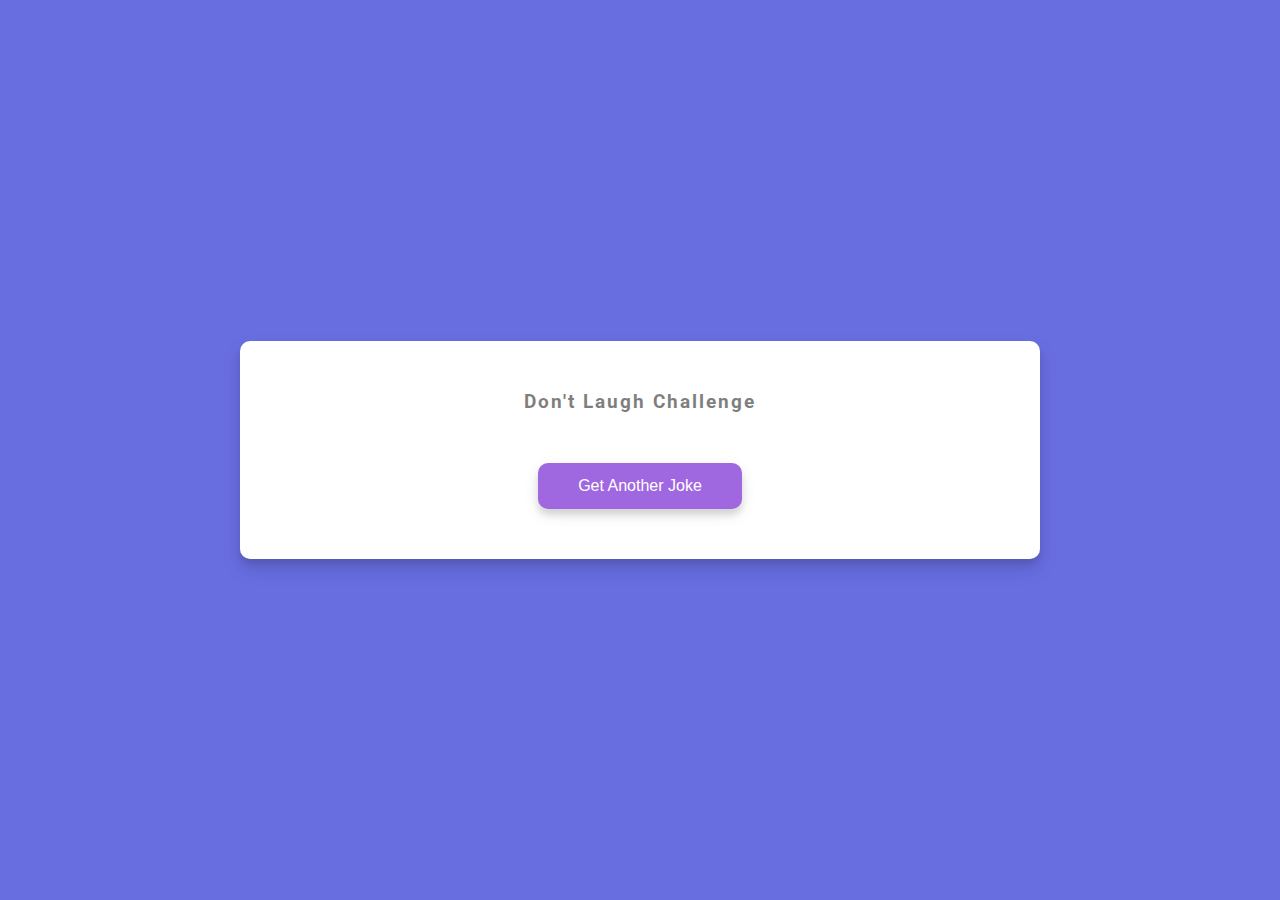
<file: 11. Dad Jokes/index.html>
<!DOCTYPE html>
<html lang="en">
<head>
    <meta charset="UTF-8">
    <meta name="viewport" content="width=device-width, initial-scale=1.0">
    <link rel="stylesheet" href="style.css">
    <title>Dad Jokes</title>
</head>
<body>
    <div class="container">
        <h3>Don't Laugh Challenge</h3>
        <div class="joke" id="joke">
        
        </div>
        <button id="jokeBtn" class="btn">Get Another Joke</button>
    </div>
    <script src="script.js"></script>
</body>
</html>
</file>
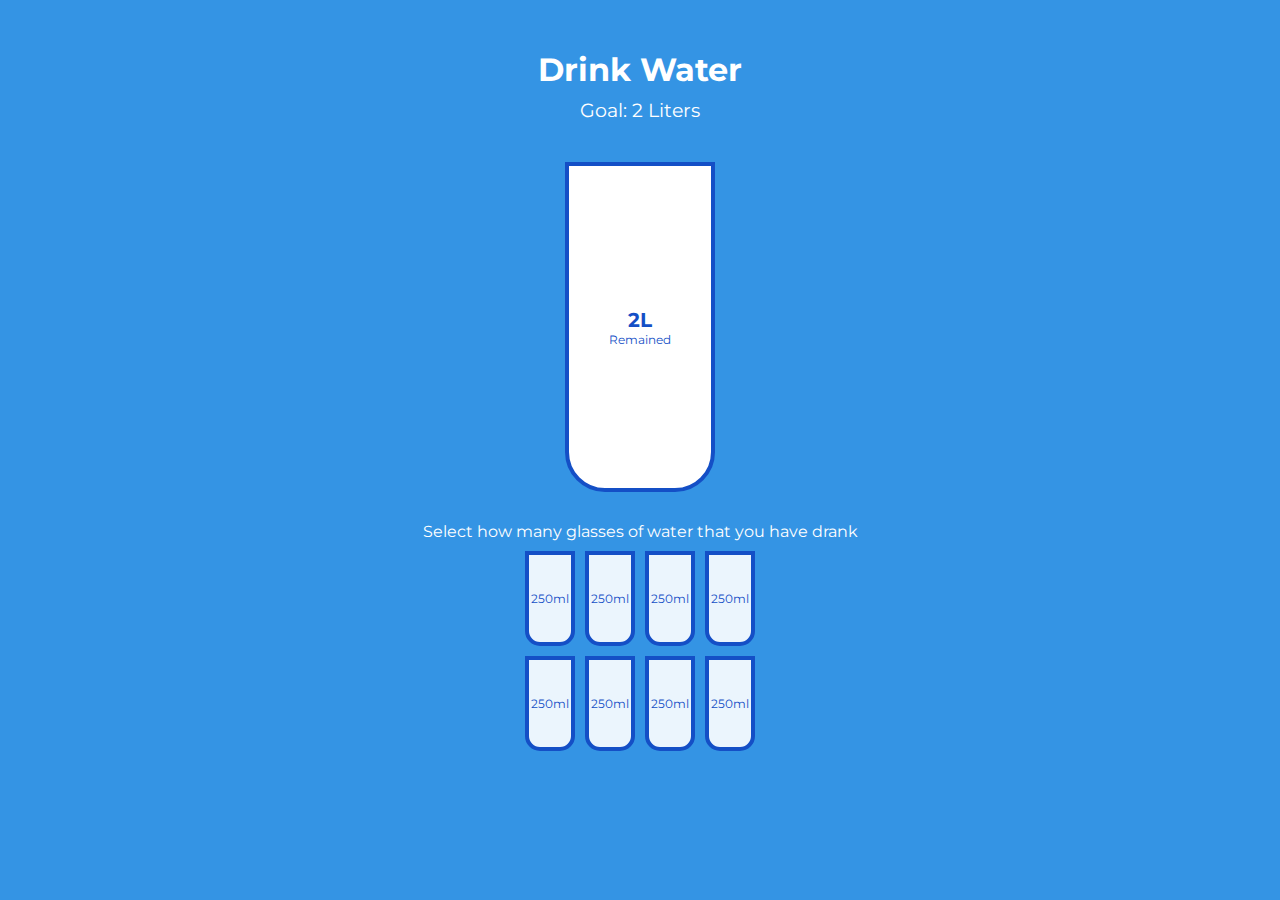
<file: 17. Drink Water/index.html>
<!DOCTYPE html>
<html lang="en">
<head>
    <meta charset="UTF-8">
    <meta name="viewport" content="width=device-width, initial-scale=1.0">
    <link rel="stylesheet" href="style.css">
    <title>Drink Water</title>
</head>
<body>
    <h1>Drink Water</h1>
    <h3>Goal: 2 Liters</h3>

    <div class="cup">
        <div class="remained" id="remained">
            <span id="liters"></span>
            <small>Remained</small>
        </div>

        <div class="percentage" id="percentage">20&</div>
    </div>

    <p class="text">Select how many glasses of water that you have drank</p>

    <div class="cups">
        <div class="cup cup-small">250ml</div>
        <div class="cup cup-small">250ml</div>
        <div class="cup cup-small">250ml</div>
        <div class="cup cup-small">250ml</div>
        <div class="cup cup-small">250ml</div>
        <div class="cup cup-small">250ml</div>
        <div class="cup cup-small">250ml</div>
        <div class="cup cup-small">250ml</div>
    </div>
    <script src="script.js"></script>
</body>
</html>
</file>
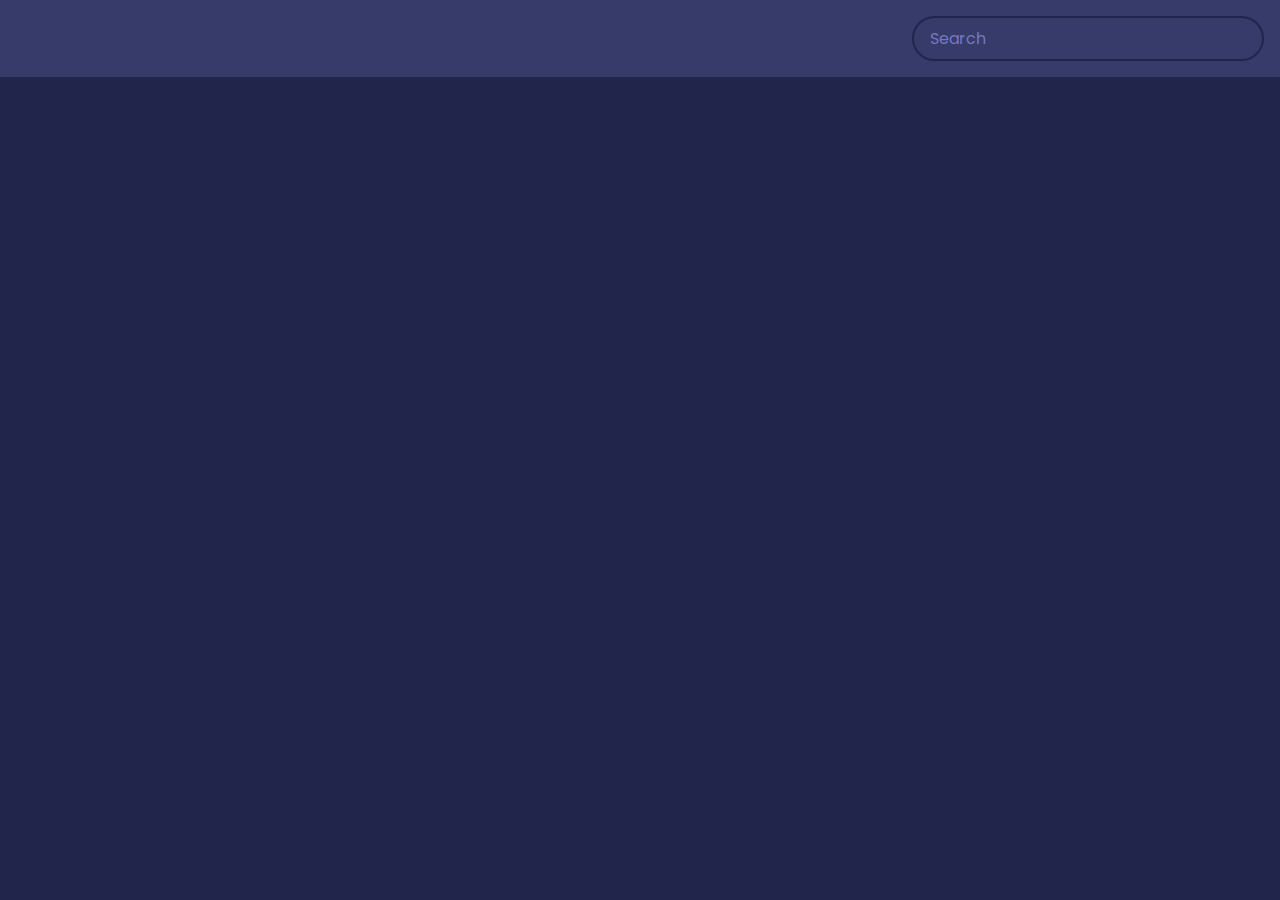
<file: 18. Movie App/index.html>
<!DOCTYPE html>
<html lang="en">
<head>
    <meta charset="UTF-8">
    <meta name="viewport" content="width=device-width, initial-scale=1.0">
    <link rel="stylesheet" href="style.css">
    <title>Movie App</title>
</head>
<body>
    <header>
        <form id="form">
            <input type="text" id="search" class="search" placeholder="Search">
        </form>
    </header>

    <main id="main"></main>
    
   <script src="script.js"></script>
</body>
</html>
</file>
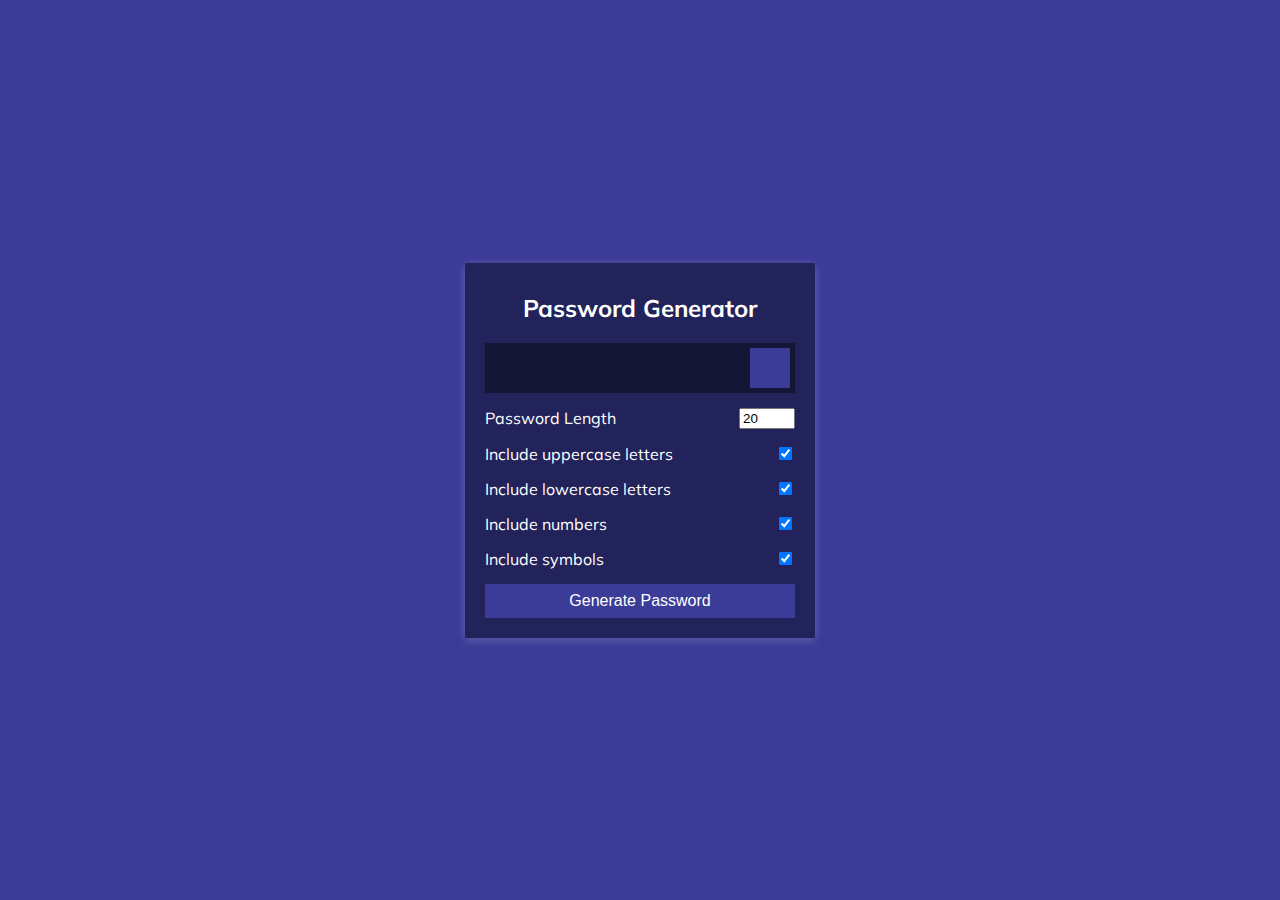
<file: 32. Password Generator/index.html>
<!DOCTYPE html>
<html lang="en">
<head>
    <meta charset="UTF-8">
    <meta name="viewport" content="width=device-width, initial-scale=1.0">
    <link rel="stylesheet" href="https://cdnjs.cloudflare.com/ajax/libs/font-awesome/6.4.2/css/all.min.css" integrity="sha512-z3gLpd7yknf1YoNbCzqRKc4qyor8gaKU1qmn+CShxbuBusANI9QpRohGBreCFkKxLhei6S9CQXFEbbKuqLg0DA==" crossorigin="anonymous" referrerpolicy="no-referrer" />
    <link rel="stylesheet" href="style.css">
    <title>Document</title>
</head>
<body>
    <div class="container">
        <h2>Password Generator</h2>
        <div class="result-container">
            <span id="result"></span>
            <button class="btn" id="clipboard">
                <i class="far fa-clipboard"></i>
            </button>
        </div>
        <div class="settings">
           <div class="setting">
            <label>Password Length</label>
            <input type="number" id="length" min="4" max="20" value="20">
           </div>
           <div class="setting">
            <label>Include uppercase letters</label>
            <input type="checkbox" id="uppercase" checked>
           </div>
           <div class="setting">
            <label>Include lowercase letters</label>
            <input type="checkbox" id="lowercase" checked>
           </div>
           <div class="setting">
            <label>Include numbers</label>
            <input type="checkbox" id="numbers" checked>
           </div>
           <div class="setting">
            <label>Include symbols</label>
            <input type="checkbox" id="symbols" checked>
           </div>
        </div>

        <button class="btn btn-large" id="generate">
            Generate Password
        </button>
    </div>

    <script src="script.js"></script>
</body>
</html>
</file>
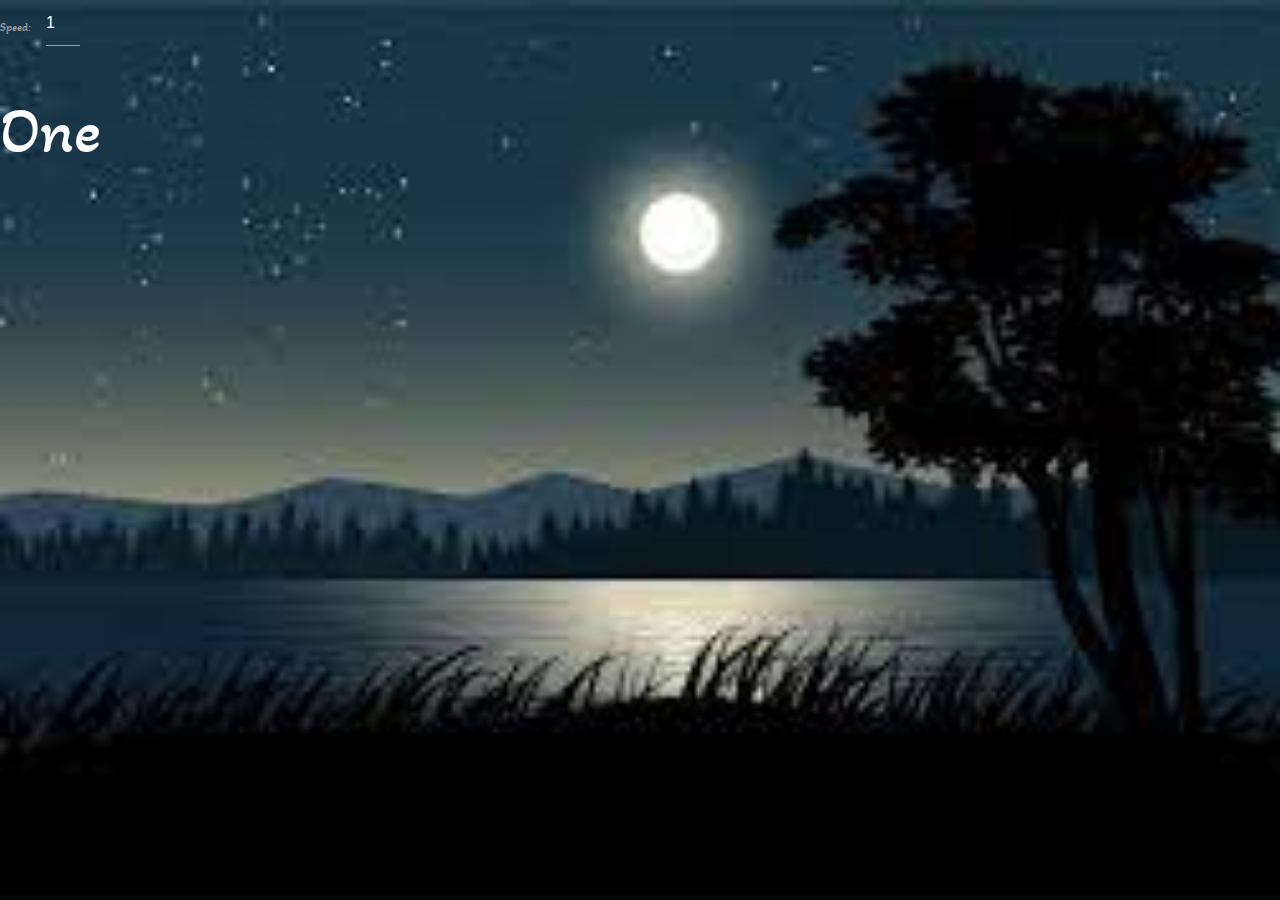
<file: Autocomplete Text/index.html>
<!DOCTYPE html>
<html lang="en">
<head>
    <meta charset="UTF-8">
    <meta name="viewport" content="width=device-width, initial-scale=1.0">
    <link rel="preconnect" href="https://fonts.googleapis.com">
    <link rel="preconnect" href="https://fonts.gstatic.com" crossorigin>
    <link href="https://fonts.googleapis.com/css2?family=Akaya+Telivigala&display=swap" rel="stylesheet">
    <link rel="stylesheet" href="https://cdnjs.cloudflare.com/ajax/libs/materialize/1.0.0/css/materialize.min.css">
    <link rel="stylesheet" href="style.css">
    <title>Document</title>
</head>
<body>
    <div class="speed-container">
        <label>Speed:</label>
        <input type="number" id="speed" value="1" min="1" max="3" step="1" />
    </div>
    <h1 id="story">Auto Text</h1>

    <script src="text.js"></script>
</body>
</html>
</file>
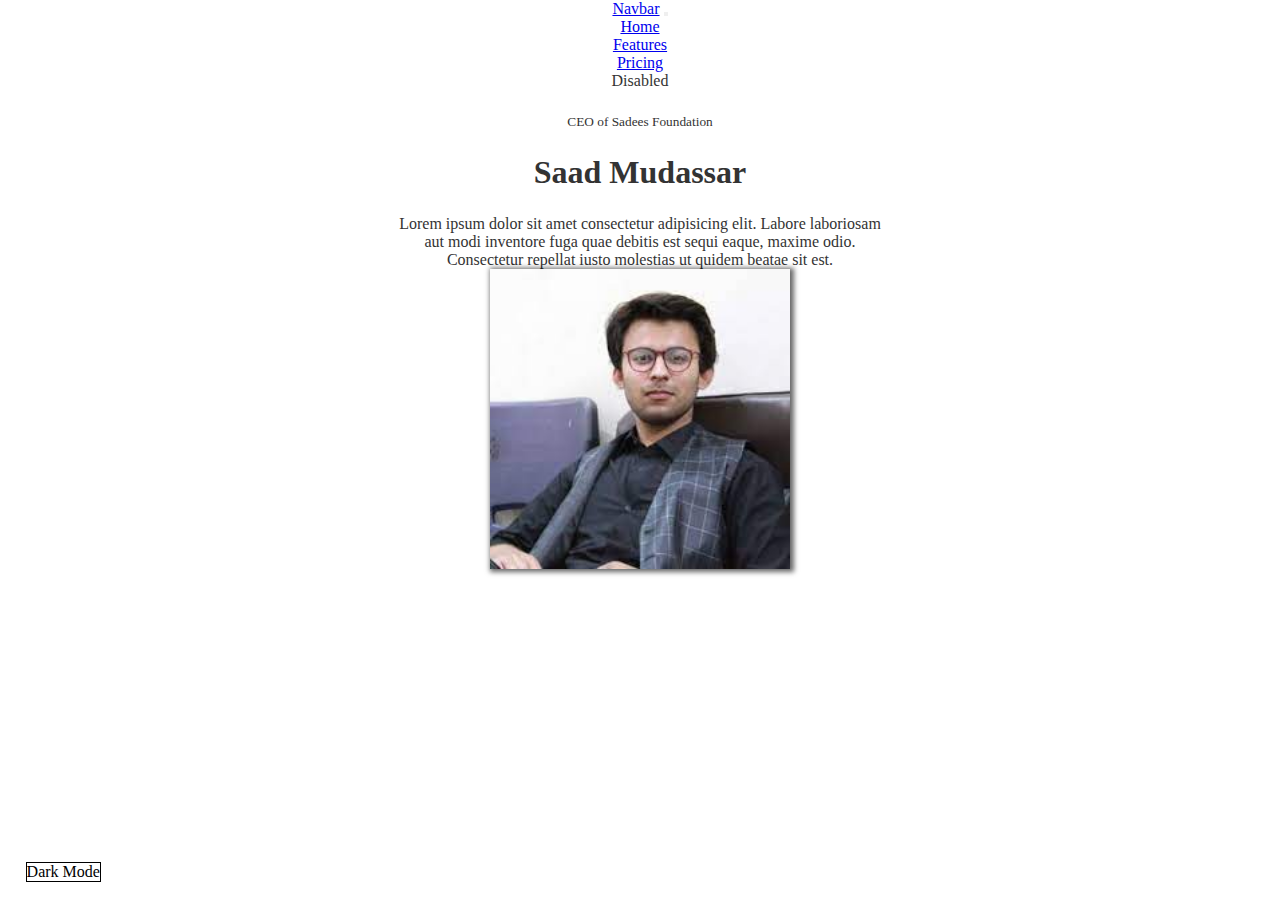
<file: Dark Mode Switch/index.html>
<!DOCTYPE html>
<html lang="en">
<head>
    <meta charset="UTF-8">
    <meta name="viewport" content="width=device-width, initial-scale=1.0">
    <link href="https://cdn.jsdelivr.net/npm/bootstrap@5.3.0/dist/css/bootstrap.min.css" rel="stylesheet" integrity="sha384-9ndCyUaIbzAi2FUVXJi0CjmCapSmO7SnpJef0486qhLnuZ2cdeRhO02iuK6FUUVM" crossorigin="anonymous">
    <link rel="stylesheet" href="style.css">
    <title>Document</title>
</head>
<body>
    <!-- Dark Mode -->
    <label for="darkModeBtn" class="btn">Dark Mode</label>
    <input type="checkbox" id="darkModeBtn">
    <!-- Main Sec<tion-->
    <main>
        <!-- Navigation-->
        <nav class="navbar navbar-expand-lg bg-body-tertiary">
            <div class="container-fluid">
              <a class="navbar-brand" href="#">Navbar</a>
              <button class="navbar-toggler" type="button" data-bs-toggle="collapse" data-bs-target="#navbarNav" aria-controls="navbarNav" aria-expanded="false" aria-label="Toggle navigation">
                <span class="navbar-toggler-icon"></span>
              </button>
              <div class="collapse navbar-collapse" id="navbarNav">
                <ul class="navbar-nav">
                  <li class="nav-item">
                    <a class="nav-link active" aria-current="page" href="#">Home</a>
                  </li>
                  <li class="nav-item">
                    <a class="nav-link" href="#">Features</a>
                  </li>
                  <li class="nav-item">
                    <a class="nav-link" href="#">Pricing</a>
                  </li>
                  <li class="nav-item">
                    <a class="nav-link disabled">Disabled</a>
                  </li>
                </ul>
              </div>
            </div>
          </nav>
          <div class="content-container">
            <small>CEO of Sadees Foundation</small>
            <h1>Saad Mudassar</h1>
            <p>Lorem ipsum dolor sit amet consectetur adipisicing elit. Labore laboriosam aut modi inventore fuga quae debitis est sequi eaque, maxime odio. Consectetur repellat iusto molestias ut quidem beatae sit est.</p>
            <img src="[data-uri]" alt="Profile img">

          </div>
    </main>
    
    <!-- Script -->
    <script src="dark.js"></script>
    <script src="https://cdn.jsdelivr.net/npm/bootstrap@5.3.0/dist/js/bootstrap.bundle.min.js" integrity="sha384-geWF76RCwLtnZ8qwWowPQNguL3RmwHVBC9FhGdlKrxdiJJigb/j/68SIy3Te4Bkz" crossorigin="anonymous"></script>
</body>
</html>
</file>
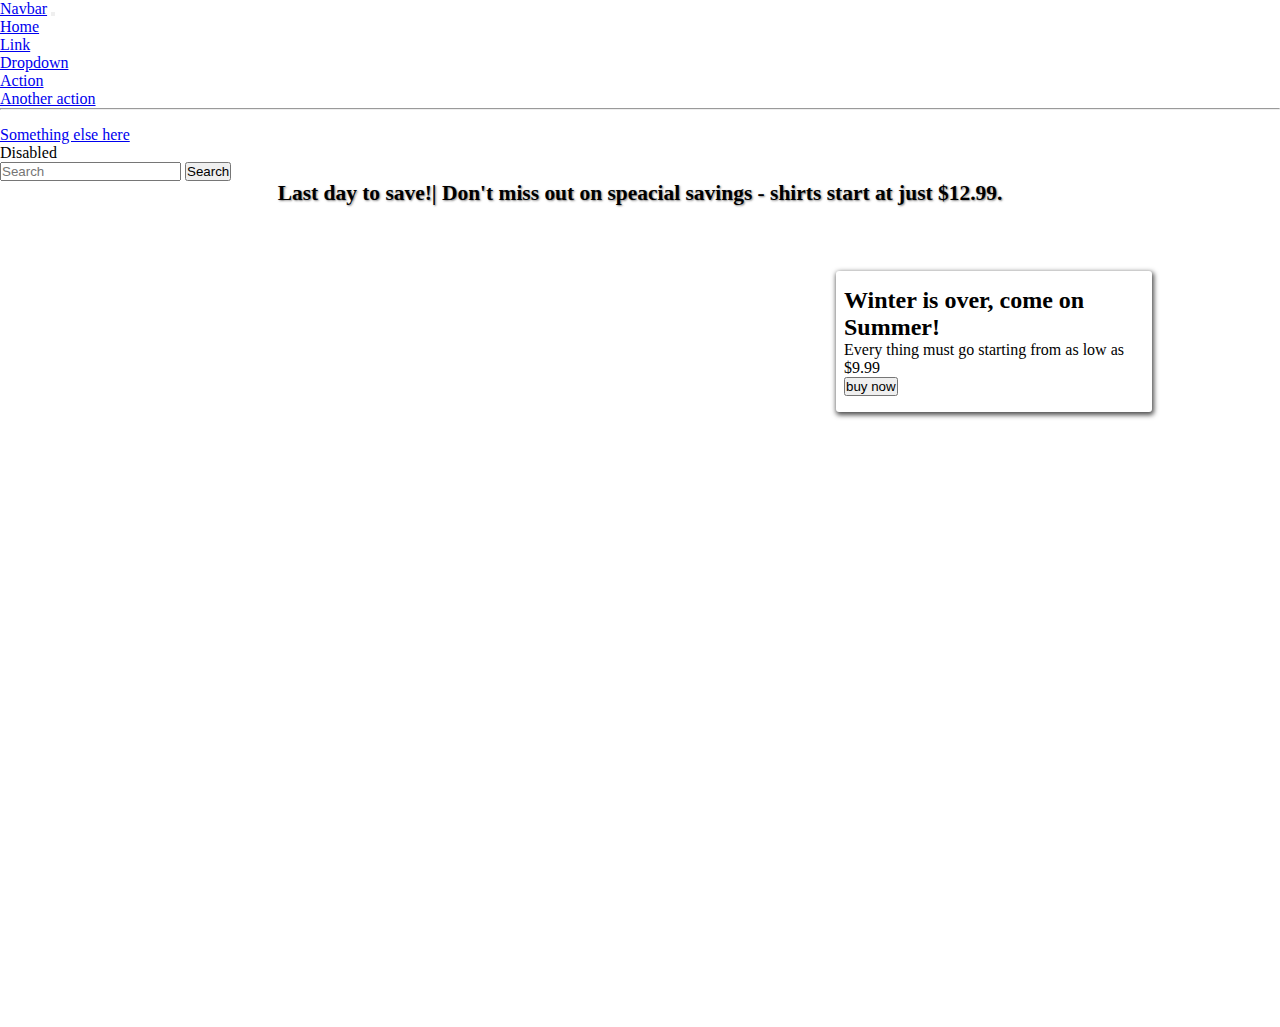
<file: Sales Contdown/index.html>
<!DOCTYPE html>
<html lang="en">
<head>
    <meta charset="UTF-8">
    <meta name="viewport" content="width=device-width, initial-scale=1.0">
    <link href="https://cdn.jsdelivr.net/npm/bootstrap@5.3.0/dist/css/bootstrap.min.css" rel="stylesheet" integrity="sha384-9ndCyUaIbzAi2FUVXJi0CjmCapSmO7SnpJef0486qhLnuZ2cdeRhO02iuK6FUUVM" crossorigin="anonymous">
    <script src="https://cdn.jsdelivr.net/npm/bootstrap@5.3.0/dist/js/bootstrap.bundle.min.js" integrity="sha384-geWF76RCwLtnZ8qwWowPQNguL3RmwHVBC9FhGdlKrxdiJJigb/j/68SIy3Te4Bkz" crossorigin="anonymous"></script>
    <link rel="stylesheet" href="style.css">
    <title>Document</title>
</head>
<body>
    <nav class="navbar navbar-expand-lg bg-body-tertiary">
        <div class="container-fluid">
          <a class="navbar-brand" href="#">Navbar</a>
          <button class="navbar-toggler" type="button" data-bs-toggle="collapse" data-bs-target="#navbarSupportedContent" aria-controls="navbarSupportedContent" aria-expanded="false" aria-label="Toggle navigation">
            <span class="navbar-toggler-icon"></span>
          </button>
          <div class="collapse navbar-collapse" id="navbarSupportedContent">
            <ul class="navbar-nav me-auto mb-2 mb-lg-0">
              <li class="nav-item">
                <a class="nav-link active" aria-current="page" href="#">Home</a>
              </li>
              <li class="nav-item">
                <a class="nav-link" href="#">Link</a>
              </li>
              <li class="nav-item dropdown">
                <a class="nav-link dropdown-toggle" href="#" role="button" data-bs-toggle="dropdown" aria-expanded="false">
                  Dropdown
                </a>
                <ul class="dropdown-menu">
                  <li><a class="dropdown-item" href="#">Action</a></li>
                  <li><a class="dropdown-item" href="#">Another action</a></li>
                  <li><hr class="dropdown-divider"></li>
                  <li><a class="dropdown-item" href="#">Something else here</a></li>
                </ul>
              </li>
              <li class="nav-item">
                <a class="nav-link disabled">Disabled</a>
              </li>
            </ul>
            <form class="d-flex" role="search">
              <input class="form-control me-2" type="search" placeholder="Search" aria-label="Search">
              <button class="btn btn-outline-success" type="submit">Search</button>
            </form>
          </div>
        </div>
      </nav>
      <header>
        <div class="offer-container">
            <h2 class="offer-title">Winter is over, come on Summer!</h2>
            <p class="offer-description">Every thing must go starting from as low as $9.99</p>
            <button class="btn btn-danger">buy now</button>
        </div>
        <div class="countdown-container">
            <h6>Last day to save!| Don't miss out on speacial savings - shirts start at just $12.99.</h6>
            <p id="offer"></p>
        </div>
      </header>
      <script src="main.js"></script>
</body>
</html>
</file>
<file: 11. Dad Jokes/style.css>
@import url('https://fonts.googleapis.com/css2?family=Roboto&display=swap');

* {
    box-sizing: border-box;
}

body {
    background-color: #686de0;
    font-family: 'Roboto', sans-serif;
    display: flex;
    flex-direction: column;
    align-items: center;
    justify-content: center;
    height: 100vh;
    overflow: hidden;
    margin: 0;
    padding: 20px;
}

.container {
    background-color: #fff;
    border-radius: 10px;
    box-shadow: 0 10px 20px rgba(0, 0, 0, 0.1), 0 6px 6px rgba(0, 0, 0, 0.1);
    padding: 50px 20px;
    text-align: center;
    max-width: 100%;
    width: 800px;
}

h3 {
    margin: 0;
    opacity: 0.5;
    letter-spacing: 2px;
}

.joke {
    font-size: 30px;
    letter-spacing: 1px;
    line-height: 40px;
    margin: 50px auto;
    max-width: 600px;
}

.btn {
    background-color: #9f68e0;
    color: #fff;
    border: 0;
    border-radius: 10px;
    box-shadow: 0 5px 15px rgba(0, 0, 0, 0.1), 0 6px 6px rgba(0, 0, 0, 0.1);
    font-size: 16px;
    padding: 14px 40px;
    cursor: pointer;    
}

.btn:active {
    transform: scale(0.98);
}

.btn:focus {
    outline: 0;
}
</file>
<file: 17. Drink Water/style.css>
@import url('https://fonts.googleapis.com/css2?family=Montserrat&display=swap');
:root {
    --border-color: #144fc6;
    --fill-color: #6ab3f8;
}

* {
    box-sizing: border-box;
}

body {
    background-color: #3494e4;
    color: #fff;
    font-family: 'Montserrat', sans-serif;
    display: flex;
    align-items: center;
    flex-direction: column;
    margin: 40px;
}

h1 {
    margin: 10px 0 0;
}

h3 {
    font-weight: 400;
    margin: 10px 0;
}

.cup {
    background-color: #fff;
    border: 4px solid var(--border-color);
    color: var(--border-color);
    border-radius: 0 0 40px 40px;
    height: 330px;
    width: 150px;
    margin: 30px   0;
    display: flex;
    flex-direction: column;
    overflow: hidden;
}

.cup.cup-small {
    height: 95px;
    width: 50px;
    border-radius: 0 0 15px 15px;
    background-color: rgba(255, 255, 255, 0.9);
    cursor: pointer;
    font-size: 12px;
    align-items: center;
    justify-content: center;
    text-align: center;
    margin: 5px;
    transition: 0.3s ease;
}

.cup.cup-small.full {
    background-color: var(--fill-color);
    color: #fff;
}

.cups {
    display: flex;
    flex-wrap: wrap;
    align-items: center;
    justify-content: center;
    width: 280px;
}

.remained {
    display: flex;
    flex-direction: column;
    align-items: center;
    justify-content: center;
    text-align: center;
    flex: 1;
    transition: 0.3s ease;
}

.remained span {
    font-size: 20px;
    font-weight: bold;
}

.remained small {
    font-size: 12px;
}

.percentage {
    background-color: var(--fill-color);
    display: flex;
    align-items: center;
    justify-content: center;
    font-weight: bold;
    font-size: 30px;
    height: 0;
    transition: 0.3s ease;
}

.text {
    text-align: center;
    margin: 0 0 5px;
}
</file>
<file: 18. Movie App/style.css>
@import url('https://fonts.googleapis.com/css2?family=Poppins&display=swap');

:root {
    --primary-color: #22254b;
    --secondary-color:#373b69;
}

* {
    box-sizing: border-box;
}

body {
    background-color: var(--primary-color);
    font-family: 'Poppins', sans-serif;
    margin: 0px;
}

header {
    padding: 1rem;
    display: flex;
    justify-content: flex-end;
    background-color: var(--secondary-color);
}

.search {
    background-color: transparent;
    border: 2px solid var(--primary-color);
    border-radius: 50px;
    font-family: inherit;
    font-size: 1rem;
    padding: 0.5rem 1rem;
    color: #fff;
}

.search::placeholder {
    color: #7378c5;
}

.search:focus {
    outline: none;
    background-color: var(--primary-color);
}

main {
    display: flex;
    flex-wrap: wrap;
    justify-content: center;
}

.movie {
    width: 300px;
    margin: 1rem;
    background-color: var(--secondary-color);
    box-shadow: 0 4px 5px rgba(0, 0, 0, 0.2);
    position: relative;
    overflow: hidden;
    border-radius: 3px;
}

.movie img {
    width: 100%;
}

.movie-info {
    color: #eee;
    display: flex;
    align-items: center;
    justify-content: space-between;
    padding: 0.5rem 1rem 1rem;
    letter-spacing: 0.5px;
}

.movie-info h3 {
    margin-top: 0;
}

.movie-info span {
    background-color: var(--primary-color);
    padding: 0.25rem 0.5rem;
    border-radius: 3px;
    font-weight: bold;
}

.movie-info span.green {
    color: lightgreen;
}

.movie-info span.orange {
    color: orange;
}

.movie-info span.red {
    color: red;
}

.overview {
    background-color: #fff;
    padding: 2rem;
    position: absolute;
    left: 0;
    bottom: 0;
    right: 0;
    max-height: 100%;
    transform: translateY(101%);
    transition: transform 0.3s ease-in;
}

.movie:hover .overview {
    transform: translateY(0);
}
</file>
<file: 32. Password Generator/style.css>
@import url('https://fonts.googleapis.com/css2?family=Muli&display=swap');

* {
    box-sizing: border-box;
}

body {
    background-color: #3b3b98;
    color: #fff;
    font-family: 'Muli', sans-serif;
    display: flex;
    flex-direction: column;
    align-items: center;
    justify-content: center;
    height: 100vh;
    overflow: hidden;
    padding: 10px;
    margin: 0;
}

h2 {
    margin: 10px 0 20px;
    text-align: center;
}

.container {
    background-color: #23235b;
    box-shadow: 0 2px 10px rgba(255, 255, 255, 0.2);
    padding: 20px;
    width: 350px;
    max-width: 100%;
}

.result-container {
    background-color: rgba(0, 0, 0, 0.4);
    display: flex;
    justify-content: flex-start;
    align-items: center;
    position: relative;
    font-size: 18px;
    letter-spacing: 1px;
    padding: 12px 10px;
    height: 50px;
    width: 100%;
}

.result-container #result {
    word-wrap: break-word;
    max-width: calc(100% - 40px);
}

.result-container .btn {
    position: absolute;
    top: 5px;
    right: 5px;
    width: 40px;
    height: 40px;
    font-size: 20px;
}

.btn {
    border: none;
    background-color: #3b3b98;
    color: #fff;
    font-size: 16px;
    padding: 8px 12px;
    cursor: pointer;
}

.btn-large {
    display: block;
    width: 100%;
}

.setting {
    display: flex;
    justify-content: space-between;
    align-items: center;
    margin: 15px 0;
}
</file>
<file: Autocomplete Text/style.css>
body {
    font-family: 'Akaya Telivigala', cursive;
    height: 100vh;
    background: url([data-uri]) center/cover;
}
.speed-container {
    display: flex;
    justify-content: center;
    align-items: center;
    max-width: 80px;
}
label {
    margin-right: 1rem;
}
input {
    color: #fff;
}
#story {
    color: #fff;
    max-width: 400px;
}
</file>
<file: Dark Mode Switch/style.css>
* {
    margin: 0;
    padding: 0;
}

main {
    height: 100vh;
    background-color: #fff;
    color: #333;
    text-align: center;
}
.content-container {
    display: flex;
    flex-direction: column;
    justify-content: center;
    align-items: center;
    margin-top: 1.5rem;
}
small {
    margin-bottom: 1.5rem;
}

h1 {
    margin-bottom: 1.5rem;
}
p {
    max-width: 500px;
}
img {
    height: 300px;
    box-shadow: 2px 1px 5px 2px rgba(0, 0, 0, 0.6);
}
input[type="checkbox"] {
    display: none;
}
label.btn {
    position: absolute;
    bottom: 2vh;
    left: 2vw;
    z-index: 2;
    border: 1px solid;
}
label.btn:hover {
    background-color: #333;
    color: #ddd;
}
.animate {
    animation: animation 1s ease-in;
}
@keyframes animation {
    from {
        opacity: 0;
    }
    to {
        opacity: 1;
    }
}
</file>
<file: Sales Contdown/style.css>
* {
    margin: 0;
    padding: 0;
}
header {
    height: 94vh;
    background-color: red;
    background: url("https://thumbs.dreamstime.com/b/photo-young-cheerful-girl-indicate-fingers-empty-space-ad-promo-choose-isolated-over-green-color-background-235338377.jpg") center/cover no-repeat;
    position: relative;
}

.offer-container {
    width: 300px;
    background-color: #fff;
    padding: 1rem 0.5rem;
    box-shadow: 1px 2px 5px 1px rgba(0, 0, 0, 0.7);
    border-radius: 3px;
    position: absolute;
    top: 10vh;
    right: 10vw;
}
.btn:hover {
    background-color: pink;
}
.countdown-container {
    text-shadow: 1px 1px 2px rgba(87, 86, 86, 0.7);
    font-size: 2rem;
    text-align: center;
}
#offer {
    background-color: #fff;
    width: 100%;
    font-weight: 600;
    animation: fade 1s ease-in-out infinite;
}
@keyframes fade {
    from {
        opacity: 0.3;
    }
    to {
        opacity: 1;
    }
}
@media (max-width: 401px) {
    .offer-container {
        display: none;
    }
}
</file>
